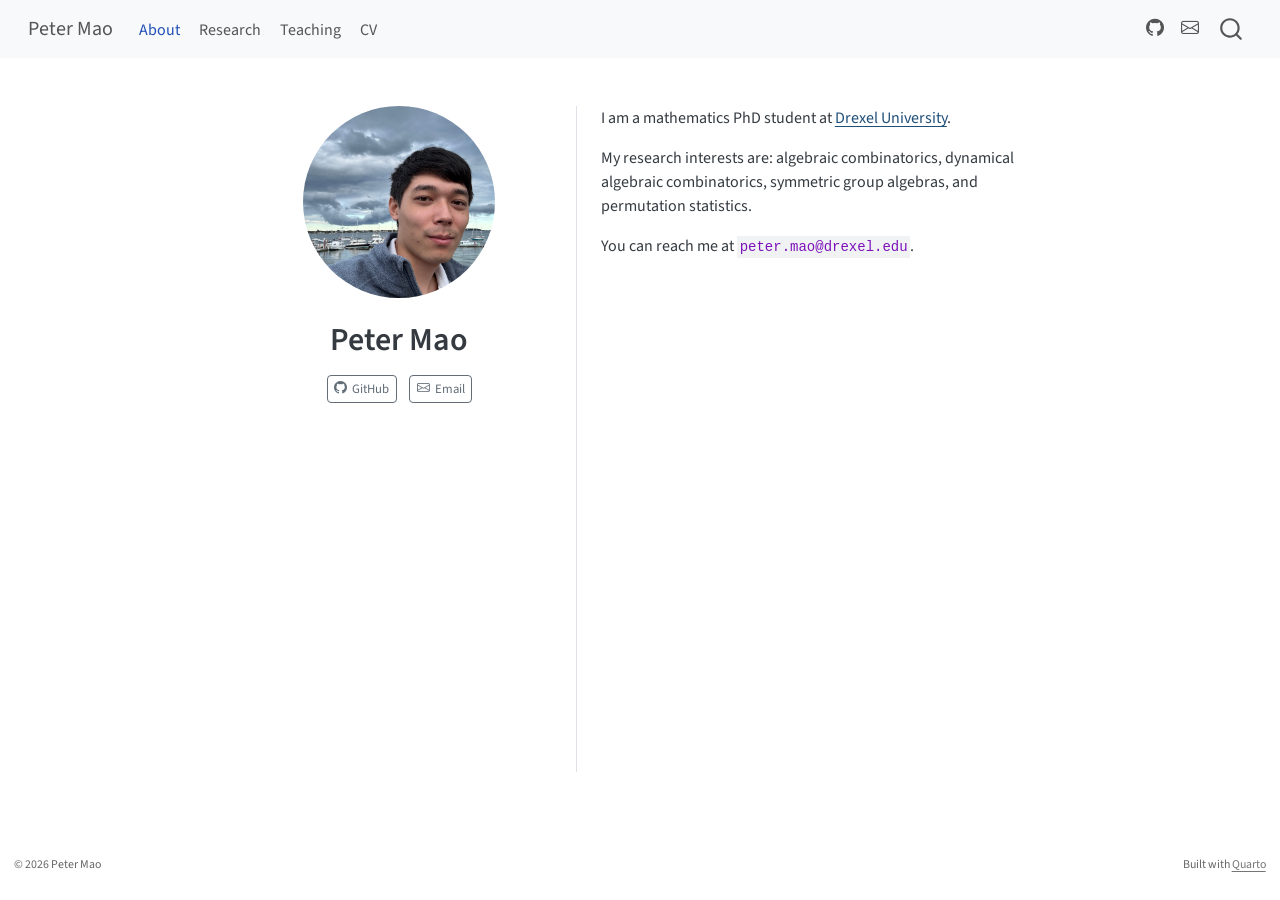
<file: index.html>
<!DOCTYPE html>
<html xmlns="http://www.w3.org/1999/xhtml" lang="en" xml:lang="en"><head>

<meta charset="utf-8">
<meta name="generator" content="quarto-1.11.9">

<meta name="viewport" content="width=device-width, initial-scale=1.0, user-scalable=yes">


<title>Peter Mao</title>
<style>
/* Default styles provided by pandoc.
** See https://pandoc.org/MANUAL.html#variables-for-html for config info.
*/
span.smallcaps{font-variant: small-caps;}
div.columns{display: flex; gap: 1.5em;}
div.column{flex: auto;}
@media screen {
div.columns{gap: min(4vw, 1.5em);}
div.column{overflow-x: auto;}
}
div.hanging-indent{margin-left: 1.5em; text-indent: -1.5em;}
ul.task-list{list-style: none;}
ul.task-list li input[type="checkbox"] {
  width: 0.8em;
  margin: 0 0.8em 0.2em -1em; /* quarto-specific, see https://github.com/quarto-dev/quarto-cli/issues/4556 */ 
  vertical-align: middle;
}
</style>


<script src="site_libs/quarto-nav/quarto-nav.js"></script>
<script src="site_libs/quarto-nav/headroom.min.js"></script>
<script src="site_libs/clipboard/clipboard.min.js"></script>
<script src="site_libs/quarto-search/autocomplete.umd.js"></script>
<script src="site_libs/quarto-search/fuse.min.js"></script>
<script src="site_libs/quarto-search/quarto-search.js"></script>
<meta name="quarto:offset" content="./">
<script src="site_libs/quarto-html/quarto.js" type="module"></script>
<script src="site_libs/quarto-html/tabsets/tabsets.js" type="module"></script>
<script src="site_libs/quarto-html/scrollable-regions/scrollable-regions.js" type="module"></script>
<script src="site_libs/quarto-html/popper.min.js"></script>
<script src="site_libs/quarto-html/tippy.umd.min.js"></script>
<link href="site_libs/quarto-html/tippy.css" rel="stylesheet">
<link href="site_libs/quarto-html/quarto-syntax-highlighting-63b5708e65d6cd79cd7618c58d0c21e7.css" rel="stylesheet" id="quarto-text-highlighting-styles">
<script src="site_libs/bootstrap/bootstrap.min.js"></script>
<link href="site_libs/bootstrap/bootstrap-icons.css" rel="stylesheet">
<link href="site_libs/bootstrap/bootstrap-13f93991ce54abe2bc059e67b2bcf8be.min.css" rel="stylesheet" append-hash="true" id="quarto-bootstrap" data-mode="light">
<script id="quarto-search-options" type="application/json">{
  "location": "navbar",
  "copy-button": false,
  "collapse-after": 3,
  "panel-placement": "end",
  "type": "overlay",
  "limit": 50,
  "keyboard-shortcut": [
    "f",
    "/",
    "s"
  ],
  "show-item-context": false,
  "language": {
    "search-no-results-text": "No results",
    "search-matching-documents-text": "matching documents",
    "search-copy-link-title": "Copy link to search",
    "search-hide-matches-text": "Hide additional matches",
    "search-more-match-text": "more match in this document",
    "search-more-matches-text": "more matches in this document",
    "search-clear-button-title": "Clear",
    "search-text-placeholder": "",
    "search-detached-cancel-button-title": "Cancel",
    "search-submit-button-title": "Submit",
    "search-label": "Search"
  }
}</script>


<link rel="stylesheet" href="styles.css">
</head>

<body class="nav-fixed fullcontent quarto-light"><a id="quarto-skip-link" class="visually-hidden-focusable" href="#quarto-document-content">Skip to main content</a>

<div id="quarto-search-results"></div>
  <header id="quarto-header" class="headroom fixed-top">
    <nav class="navbar navbar-expand-lg " data-bs-theme="dark" aria-label="Site">
      <div class="navbar-container container-fluid">
      <div class="navbar-brand-container mx-auto">
    <a class="navbar-brand" href="./index.html">
    <span class="navbar-title">Peter Mao</span>
    </a>
  </div>
          <button class="navbar-toggler" type="button" data-bs-toggle="collapse" data-bs-target="#navbarCollapse" aria-controls="navbarCollapse" aria-expanded="false" aria-label="Toggle navigation" onclick="if (window.quartoToggleHeadroom) { window.quartoToggleHeadroom(); }">
  <span class="navbar-toggler-icon"></span>
</button>
          <div class="collapse navbar-collapse" id="navbarCollapse">
            <ul class="navbar-nav navbar-nav-scroll me-auto">
  <li class="nav-item">
    <a class="nav-link active" href="./index.html" aria-current="page"> 
<span class="menu-text">About</span></a>
  </li>  
  <li class="nav-item">
    <a class="nav-link" href="./research.html"> 
<span class="menu-text">Research</span></a>
  </li>  
  <li class="nav-item">
    <a class="nav-link" href="./teaching.html"> 
<span class="menu-text">Teaching</span></a>
  </li>  
  <li class="nav-item">
    <a class="nav-link" href="./cv.html"> 
<span class="menu-text">CV</span></a>
  </li>  
</ul>
            <ul class="navbar-nav navbar-nav-scroll ms-auto">
  <li class="nav-item compact">
    <a class="nav-link" href="https://github.com/MaoPeter"> <i class="bi bi-github" role="img" aria-label="GitHub">
</i> 
<span class="menu-text"></span></a>
  </li>  
  <li class="nav-item compact">
    <a class="nav-link" href="mailto:peter.mao@drexel.edu"> <i class="bi bi-envelope" role="img" aria-label="Email">
</i> 
<span class="menu-text"></span></a>
  </li>  
</ul>
          </div> <!-- /navcollapse -->
            <div class="quarto-navbar-tools">
</div>
            <div id="quarto-search" class="" title="Search"></div>
      </div> <!-- /container-fluid -->
    </nav>
</header>
<!-- content -->
<div id="quarto-content" class="quarto-container page-columns page-rows-contents page-layout-article page-navbar">
<!-- sidebar -->
<!-- margin-sidebar -->
    
<!-- main -->
<div class="quarto-about-trestles">
  <div class="about-entity">
    <img src="profile.jpeg" class="about-image
  round " style="height: 12em; width: 12em;">
<header id="title-block-header" class="quarto-title-block default">
<div class="quarto-title">
<h1 class="title">Peter Mao</h1>
</div>
<div class="quarto-title-meta">
  </div>
</header>
    <div class="about-links">
  <a href="https://github.com/MaoPeter" class="about-link" rel="" target="">
    <i class="bi bi-github"></i>
     <span class="about-link-text">GitHub</span>
  </a>
  <a href="mailto:peter.mao@drexel.edu" class="about-link" rel="" target="">
    <i class="bi bi-envelope"></i>
     <span class="about-link-text">Email</span>
  </a>
</div>
  </div>
  <div class="about-contents"><main class="content" id="quarto-document-content" tabindex="-1">
<p>I am a mathematics PhD student at <a href="https://drexel.edu/coas/academics/departments-centers/mathematics/">Drexel University</a>.</p>
<p>My research interests are: algebraic combinatorics, dynamical algebraic combinatorics, symmetric group algebras, and permutation statistics.</p>
<p>You can reach me at <code>peter.mao@drexel.edu</code>.</p>


</main></div>
</div>
 <!-- /main -->
<script id="quarto-html-after-body" type="application/javascript">
  window.document.addEventListener("DOMContentLoaded", function (event) {
    const isCodeAnnotation = (el) => {
      for (const clz of el.classList) {
        if (clz.startsWith('code-annotation-')) {                     
          return true;
        }
      }
      return false;
    }
    const onCopySuccess = function(e) {
      // button target
      const button = e.trigger;
      // don't keep focus
      button.blur();
      // flash "checked"
      button.classList.add('code-copy-button-checked');
      var currentTitle = button.getAttribute("title");
      button.setAttribute("title", "Copied!");
      let tooltip;
      if (window.bootstrap) {
        button.setAttribute("data-bs-toggle", "tooltip");
        button.setAttribute("data-bs-placement", "left");
        button.setAttribute("data-bs-title", "Copied!");
        tooltip = new bootstrap.Tooltip(button, 
          { trigger: "manual", 
            customClass: "code-copy-button-tooltip",
            offset: [0, -8]});
        tooltip.show();    
      }
      setTimeout(function() {
        if (tooltip) {
          tooltip.hide();
          button.removeAttribute("data-bs-title");
          button.removeAttribute("data-bs-toggle");
          button.removeAttribute("data-bs-placement");
        }
        button.setAttribute("title", currentTitle);
        button.classList.remove('code-copy-button-checked');
      }, 1000);
      // clear code selection
      e.clearSelection();
    }
    const getTextToCopy = function(trigger) {
      const outerScaffold = trigger.parentElement.cloneNode(true);
      const codeEl = outerScaffold.querySelector('code');
      for (const childEl of codeEl.children) {
        if (isCodeAnnotation(childEl)) {
          childEl.remove();
        }
      }
      return codeEl.innerText;
    }
    const clipboard = new window.ClipboardJS('.code-copy-button:not([data-in-quarto-modal])', {
      text: getTextToCopy
    });
    clipboard.on('success', onCopySuccess);
    if (window.document.getElementById('quarto-embedded-source-code-modal')) {
      const clipboardModal = new window.ClipboardJS('.code-copy-button[data-in-quarto-modal]', {
        text: getTextToCopy,
        container: window.document.getElementById('quarto-embedded-source-code-modal')
      });
      clipboardModal.on('success', onCopySuccess);
    }
      var localhostRegex = new RegExp(/^(?:http|https):\/\/localhost\:?[0-9]*\//);
      var mailtoRegex = new RegExp(/^mailto:/);
        var filterRegex = new RegExp("https:\/\/maopeter\.github\.io");
      var isInternal = (href) => {
          return filterRegex.test(href) || localhostRegex.test(href) || mailtoRegex.test(href);
      }
      // Inspect non-navigation links and adorn them if external
      window.quartoDecorateExternalLinks = function (root) {
     var links = (root || window.document).querySelectorAll('a[href]:not(.nav-link):not(.navbar-brand):not(.toc-action):not(.sidebar-link):not(.sidebar-item-toggle):not(.pagination-link):not(.no-external):not([aria-hidden]):not(.dropdown-item):not(.quarto-navigation-tool):not(.about-link)');
      for (var i=0; i<links.length; i++) {
        const link = links[i];
        if (!isInternal(link.href)) {
          // undo the damage that might have been done by quarto-nav.js in the case of
          // links that we want to consider external
          if (link.dataset.originalHref !== undefined) {
            link.href = link.dataset.originalHref;
          }
          if (!link.classList.contains('no-external-icon')) {
          }
        }
      }
      };
      window.quartoDecorateExternalLinks(window.document);
    // Esc closes the popup (WCAG 1.4.13) and focus leaving both trigger and
    // popup closes it (WCAG 2.4.11); tippy handles neither for interactive popups.
    const hideOnEscAndFocusOut = {
      name: 'hideOnEscAndFocusOut',
      defaultValue: true,
      fn(instance) {
        const dismiss = () => {
          // A show scheduled by the trigger delay would otherwise reopen it
          instance.clearDelayTimeouts();
          instance.hide();
        };
        const onKeyDown = (event) => {
          if (event.key !== 'Escape') {
            return;
          }
          // Keep Esc from also reaching page handlers (e.g. reveal.js overview),
          // except an open reveal.js slide menu, which Esc should close too.
          // The menu handles keys only when its keyboard option is on.
          const menuHandlesEsc = window.Reveal?.getPlugin?.('menu')?.isOpen() &&
            window.Reveal.getConfig().menu?.keyboard !== false;
          if (!menuHandlesEsc) {
            event.stopPropagation();
          }
          if (instance.popper.contains(window.document.activeElement)) {
            // Disabled while refocusing so the focus trigger does not reopen it
            instance.disable();
            instance.reference.focus();
            instance.enable();
          }
          dismiss();
        };
        const onFocusOut = (event) => {
          const target = event.relatedTarget;
          if (target && !instance.reference.contains(target) &&
              !instance.popper.contains(target)) {
            dismiss();
          }
        };
        // On the trigger too: a click trigger (code-annotations: select) has no
        // blur handling. Attached for the instance's lifetime so leaving the
        // trigger also cancels a show still pending on the trigger delay.
        instance.reference.addEventListener('focusout', onFocusOut);
        return {
          onShow() {
            window.document.addEventListener('keydown', onKeyDown, true);
            instance.popper.addEventListener('focusout', onFocusOut);
          },
          onHide() {
            window.document.removeEventListener('keydown', onKeyDown, true);
            instance.popper.removeEventListener('focusout', onFocusOut);
          },
          onDestroy() {
            instance.reference.removeEventListener('focusout', onFocusOut);
          },
        };
      },
    };
    function tippyHover(el, contentFn, onTriggerFn, onUntriggerFn) {
      const config = {
        allowHTML: true,
        maxWidth: 500,
        delay: 100,
        arrow: false,
        appendTo: function(el) {
            return el.parentElement;
        },
        interactive: true,
        interactiveBorder: 10,
        theme: 'quarto',
        placement: 'bottom-start',
        plugins: [hideOnEscAndFocusOut],
      };
      if (contentFn) {
        config.content = contentFn;
      }
      if (onTriggerFn) {
        config.onTrigger = onTriggerFn;
      }
      if (onUntriggerFn) {
        config.onUntrigger = onUntriggerFn;
      }
      window.tippy(el, config); 
    }
    const noterefs = window.document.querySelectorAll('a[role="doc-noteref"]');
    for (var i=0; i<noterefs.length; i++) {
      const ref = noterefs[i];
      tippyHover(ref, function() {
        // use id or data attribute instead here
        let href = ref.getAttribute('data-footnote-href') || ref.getAttribute('href');
        try { href = new URL(href).hash; } catch {}
        const id = href.replace(/^#\/?/, "");
        const note = window.document.getElementById(id);
        if (note) {
          return note.innerHTML;
        } else {
          return "";
        }
      });
    }
    const xrefs = window.document.querySelectorAll('a.quarto-xref');
    const processXRef = (id, note) => {
      // Strip column container classes
      const stripColumnClz = (el) => {
        el.classList.remove("page-full", "page-columns");
        if (el.children) {
          for (const child of el.children) {
            stripColumnClz(child);
          }
        }
      }
      stripColumnClz(note)
      if (id === null || id.startsWith('sec-')) {
        // Special case sections, only their first couple elements
        const container = document.createElement("div");
        if (note.children && note.children.length > 2) {
          container.appendChild(note.children[0].cloneNode(true));
          for (let i = 1; i < note.children.length; i++) {
            const child = note.children[i];
            if (child.tagName === "P" && child.innerText === "") {
              continue;
            } else {
              container.appendChild(child.cloneNode(true));
              break;
            }
          }
          if (window.Quarto?.typesetMath) {
            window.Quarto.typesetMath(container);
          }
          return container.innerHTML
        } else {
          if (window.Quarto?.typesetMath) {
            window.Quarto.typesetMath(note);
          }
          return note.innerHTML;
        }
      } else {
        // Remove any anchor links if they are present
        const anchorLink = note.querySelector('a.anchorjs-link');
        if (anchorLink) {
          anchorLink.remove();
        }
        if (window.Quarto?.typesetMath) {
          window.Quarto.typesetMath(note);
        }
        if (note.classList.contains("callout")) {
          return note.outerHTML;
        } else {
          return note.innerHTML;
        }
      }
    }
    for (var i=0; i<xrefs.length; i++) {
      const xref = xrefs[i];
      tippyHover(xref, undefined, function(instance) {
        instance.disable();
        let url = xref.getAttribute('href');
        let hash = undefined; 
        if (url.startsWith('#')) {
          hash = url;
        } else {
          try { hash = new URL(url).hash; } catch {}
        }
        if (hash) {
          const id = hash.replace(/^#\/?/, "");
          const note = window.document.getElementById(id);
          if (note !== null) {
            try {
              const html = processXRef(id, note.cloneNode(true));
              instance.setContent(html);
            } finally {
              instance.enable();
              instance.show();
            }
          } else {
            // See if we can fetch this
            fetch(url.split('#')[0])
            .then(res => res.text())
            .then(html => {
              const parser = new DOMParser();
              const htmlDoc = parser.parseFromString(html, "text/html");
              const note = htmlDoc.getElementById(id);
              if (note !== null) {
                const html = processXRef(id, note);
                instance.setContent(html);
              } 
            }).finally(() => {
              instance.enable();
              instance.show();
            });
          }
        } else {
          // See if we can fetch a full url (with no hash to target)
          // This is a special case and we should probably do some content thinning / targeting
          fetch(url)
          .then(res => res.text())
          .then(html => {
            const parser = new DOMParser();
            const htmlDoc = parser.parseFromString(html, "text/html");
            const note = htmlDoc.querySelector('main.content');
            if (note !== null) {
              // This should only happen for chapter cross references
              // (since there is no id in the URL)
              // remove the first header
              if (note.children.length > 0 && note.children[0].tagName === "HEADER") {
                note.children[0].remove();
              }
              const html = processXRef(null, note);
              instance.setContent(html);
            } 
          }).finally(() => {
            instance.enable();
            instance.show();
          });
        }
      }, function(instance) {
      });
    }
        let selectedAnnoteEl;
        const selectorForAnnotation = ( cell, annotation) => {
          let cellAttr = 'data-code-cell="' + cell + '"';
          let lineAttr = 'data-code-annotation="' +  annotation + '"';
          const selector = 'span[' + cellAttr + '][' + lineAttr + ']';
          return selector;
        }
        const selectCodeLines = (annoteEl) => {
          const doc = window.document;
          const targetCell = annoteEl.getAttribute("data-target-cell");
          const targetAnnotation = annoteEl.getAttribute("data-target-annotation");
          const annoteSpan = window.document.querySelector(selectorForAnnotation(targetCell, targetAnnotation));
          const lines = annoteSpan.getAttribute("data-code-lines").split(",");
          const lineIds = lines.map((line) => {
            return targetCell + "-" + line;
          })
          // Each band is positioned against its own containing block, which is
          // not the offsetParent of the lines, so place it from client rects.
          const placeBand = (band, firstEl, lastEl, codeBlock) => {
            const container = band.offsetParent;
            if (container === null) {
              return;
            }
            const containerRect = container.getBoundingClientRect();
            // Reveal.js scales slides with a transform, so convert client
            // pixels back to the CSS pixels of the container.
            const scale = containerRect.height / container.offsetHeight || 1;
            const firstRect = firstEl.getBoundingClientRect();
            const lastRect = lastEl.getBoundingClientRect();
            const top = (firstRect.top - containerRect.top) / scale - container.clientTop + container.scrollTop;
            const height = (lastRect.bottom - firstRect.top) / scale;
            band.style.top = top - 2 + "px";
            band.style.height = height + 4 + "px";
            if (codeBlock) {
              // Without the copy button wrapper, the containing block is wider
              // than the code block, so span the code block explicitly.
              const blockRect = codeBlock.getBoundingClientRect();
              band.style.left = (blockRect.left - containerRect.left) / scale - container.clientLeft + container.scrollLeft + "px";
              band.style.width = blockRect.width / scale + "px";
            }
          };
          if (lineIds.length > 0) {
            const el = window.document.getElementById(lineIds[0]);
            const lastEl = window.document.getElementById(lineIds[lineIds.length - 1]);
            const parent = el.parentElement.parentElement;
            // cook up a div (if necessary) and position it
            let div = window.document.getElementById("code-annotation-line-highlight");
            if (div === null) {
              div = window.document.createElement("div");
              div.setAttribute("id", "code-annotation-line-highlight");
              div.style.position = 'absolute';
              parent.appendChild(div);
            }
            placeBand(div, el, lastEl, parent.closest("div.sourceCode") || parent);
            let gutterDiv = window.document.getElementById("code-annotation-line-highlight-gutter");
            if (gutterDiv === null) {
              gutterDiv = window.document.createElement("div");
              gutterDiv.setAttribute("id", "code-annotation-line-highlight-gutter");
              gutterDiv.style.position = 'absolute';
              const codeCell = window.document.getElementById(targetCell);
              const gutter = codeCell.querySelector('.code-annotation-gutter');
              gutter.appendChild(gutterDiv);
            }
            placeBand(gutterDiv, el, lastEl);
            selectedAnnoteEl = annoteEl;
          }
        };
        const unselectCodeLines = () => {
          const elementsIds = ["code-annotation-line-highlight", "code-annotation-line-highlight-gutter"];
          elementsIds.forEach((elId) => {
            const div = window.document.getElementById(elId);
            if (div) {
              div.remove();
            }
          });
          selectedAnnoteEl = undefined;
        };
          // Handle positioning of the toggle
      window.addEventListener(
        "resize",
        throttle(() => {
          elRect = undefined;
          if (selectedAnnoteEl) {
            selectCodeLines(selectedAnnoteEl);
          }
        }, 10)
      );
      function throttle(fn, ms) {
      let throttle = false;
      let timer;
        return (...args) => {
          if(!throttle) { // first call gets through
              fn.apply(this, args);
              throttle = true;
          } else { // all the others get throttled
              if(timer) clearTimeout(timer); // cancel #2
              timer = setTimeout(() => {
                fn.apply(this, args);
                timer = throttle = false;
              }, ms);
          }
        };
      }
        // Attach click handler to the DT
        const annoteDls = window.document.querySelectorAll('dt[data-target-cell]');
        for (const annoteDlNode of annoteDls) {
          annoteDlNode.addEventListener('click', (event) => {
            const clickedEl = event.target;
            if (clickedEl !== selectedAnnoteEl) {
              unselectCodeLines();
              const activeEl = window.document.querySelector('dt[data-target-cell].code-annotation-active');
              if (activeEl) {
                activeEl.classList.remove('code-annotation-active');
              }
              selectCodeLines(clickedEl);
              clickedEl.classList.add('code-annotation-active');
            } else {
              // Unselect the line
              unselectCodeLines();
              clickedEl.classList.remove('code-annotation-active');
            }
          });
        }
    const findCites = (el) => {
      const parentEl = el.parentElement;
      if (parentEl) {
        const cites = parentEl.dataset.cites;
        if (cites) {
          return {
            el,
            cites: cites.split(' ')
          };
        } else {
          return findCites(el.parentElement)
        }
      } else {
        return undefined;
      }
    };
    var bibliorefs = window.document.querySelectorAll('a[role="doc-biblioref"]');
    for (var i=0; i<bibliorefs.length; i++) {
      const ref = bibliorefs[i];
      const citeInfo = findCites(ref);
      if (citeInfo) {
        tippyHover(citeInfo.el, function() {
          var popup = window.document.createElement('div');
          citeInfo.cites.forEach(function(cite) {
            var citeDiv = window.document.createElement('div');
            citeDiv.classList.add('hanging-indent');
            citeDiv.classList.add('csl-entry');
            var biblioDiv = window.document.getElementById('ref-' + cite);
            if (biblioDiv) {
              citeDiv.innerHTML = biblioDiv.innerHTML;
            }
            popup.appendChild(citeDiv);
          });
          return popup.innerHTML;
        });
      }
    }
  });
  </script>
  <script type="application/javascript">
  window.quartoScrollableRegionsLabels = {"code":"Scrollable code","output":"Scrollable output"};
  </script>
</div> <!-- /content -->
<footer class="footer">
  <div class="nav-footer">
    <div class="nav-footer-left">
<p>© 2026 Peter Mao</p>
</div>   
    <div class="nav-footer-center">
      &nbsp;
    </div>
    <div class="nav-footer-right">
<p>Built with <a href="https://quarto.org">Quarto</a></p>
</div>
  </div>
</footer>




</body></html>
</file>
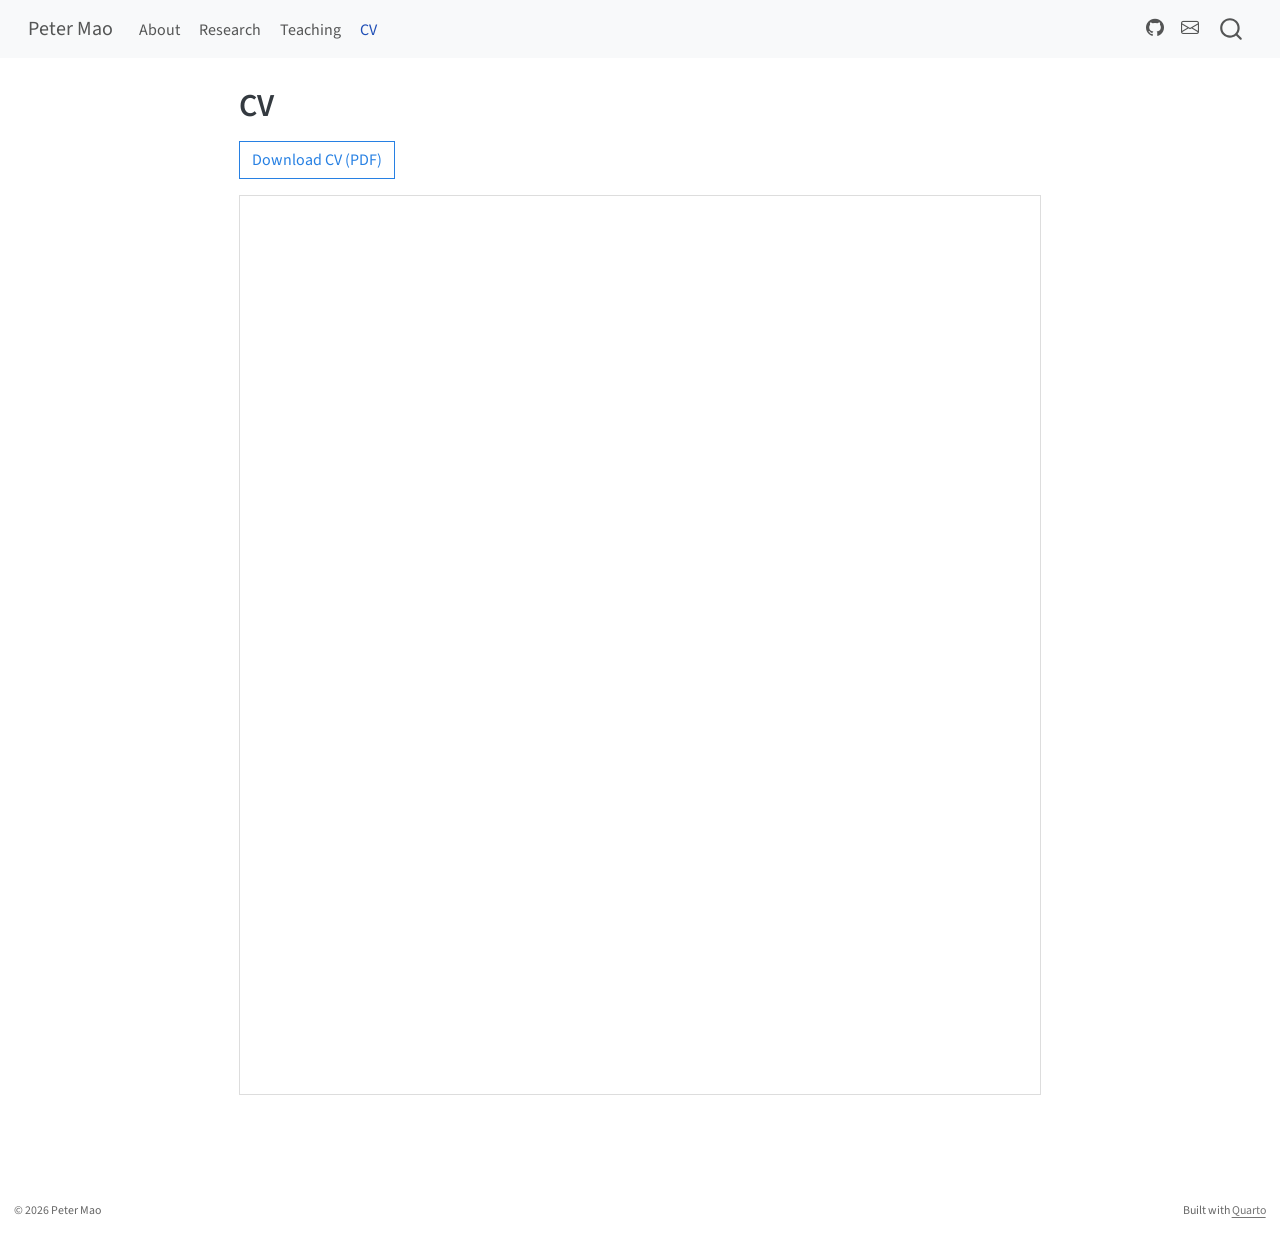
<file: cv.html>
<!DOCTYPE html>
<html xmlns="http://www.w3.org/1999/xhtml" lang="en" xml:lang="en"><head>

<meta charset="utf-8">
<meta name="generator" content="quarto-1.11.9">

<meta name="viewport" content="width=device-width, initial-scale=1.0, user-scalable=yes">


<title>CV – Peter Mao</title>
<style>
/* Default styles provided by pandoc.
** See https://pandoc.org/MANUAL.html#variables-for-html for config info.
*/
span.smallcaps{font-variant: small-caps;}
div.columns{display: flex; gap: 1.5em;}
div.column{flex: auto;}
@media screen {
div.columns{gap: min(4vw, 1.5em);}
div.column{overflow-x: auto;}
}
div.hanging-indent{margin-left: 1.5em; text-indent: -1.5em;}
ul.task-list{list-style: none;}
ul.task-list li input[type="checkbox"] {
  width: 0.8em;
  margin: 0 0.8em 0.2em -1em; /* quarto-specific, see https://github.com/quarto-dev/quarto-cli/issues/4556 */ 
  vertical-align: middle;
}
</style>


<script src="site_libs/quarto-nav/quarto-nav.js"></script>
<script src="site_libs/quarto-nav/headroom.min.js"></script>
<script src="site_libs/clipboard/clipboard.min.js"></script>
<script src="site_libs/quarto-search/autocomplete.umd.js"></script>
<script src="site_libs/quarto-search/fuse.min.js"></script>
<script src="site_libs/quarto-search/quarto-search.js"></script>
<meta name="quarto:offset" content="./">
<script src="site_libs/quarto-html/quarto.js" type="module"></script>
<script src="site_libs/quarto-html/tabsets/tabsets.js" type="module"></script>
<script src="site_libs/quarto-html/scrollable-regions/scrollable-regions.js" type="module"></script>
<script src="site_libs/quarto-html/popper.min.js"></script>
<script src="site_libs/quarto-html/tippy.umd.min.js"></script>
<script src="site_libs/quarto-html/anchor.min.js"></script>
<link href="site_libs/quarto-html/tippy.css" rel="stylesheet">
<link href="site_libs/quarto-html/quarto-syntax-highlighting-63b5708e65d6cd79cd7618c58d0c21e7.css" rel="stylesheet" id="quarto-text-highlighting-styles">
<script src="site_libs/bootstrap/bootstrap.min.js"></script>
<link href="site_libs/bootstrap/bootstrap-icons.css" rel="stylesheet">
<link href="site_libs/bootstrap/bootstrap-13f93991ce54abe2bc059e67b2bcf8be.min.css" rel="stylesheet" append-hash="true" id="quarto-bootstrap" data-mode="light">
<script id="quarto-search-options" type="application/json">{
  "location": "navbar",
  "copy-button": false,
  "collapse-after": 3,
  "panel-placement": "end",
  "type": "overlay",
  "limit": 50,
  "keyboard-shortcut": [
    "f",
    "/",
    "s"
  ],
  "show-item-context": false,
  "language": {
    "search-no-results-text": "No results",
    "search-matching-documents-text": "matching documents",
    "search-copy-link-title": "Copy link to search",
    "search-hide-matches-text": "Hide additional matches",
    "search-more-match-text": "more match in this document",
    "search-more-matches-text": "more matches in this document",
    "search-clear-button-title": "Clear",
    "search-text-placeholder": "",
    "search-detached-cancel-button-title": "Cancel",
    "search-submit-button-title": "Submit",
    "search-label": "Search"
  }
}</script>


<link rel="stylesheet" href="styles.css">
</head>

<body class="nav-fixed fullcontent quarto-light"><a id="quarto-skip-link" class="visually-hidden-focusable" href="#quarto-document-content">Skip to main content</a>

<div id="quarto-search-results"></div>
  <header id="quarto-header" class="headroom fixed-top">
    <nav class="navbar navbar-expand-lg " data-bs-theme="dark" aria-label="Site">
      <div class="navbar-container container-fluid">
      <div class="navbar-brand-container mx-auto">
    <a class="navbar-brand" href="./index.html">
    <span class="navbar-title">Peter Mao</span>
    </a>
  </div>
          <button class="navbar-toggler" type="button" data-bs-toggle="collapse" data-bs-target="#navbarCollapse" aria-controls="navbarCollapse" aria-expanded="false" aria-label="Toggle navigation" onclick="if (window.quartoToggleHeadroom) { window.quartoToggleHeadroom(); }">
  <span class="navbar-toggler-icon"></span>
</button>
          <div class="collapse navbar-collapse" id="navbarCollapse">
            <ul class="navbar-nav navbar-nav-scroll me-auto">
  <li class="nav-item">
    <a class="nav-link" href="./index.html"> 
<span class="menu-text">About</span></a>
  </li>  
  <li class="nav-item">
    <a class="nav-link" href="./research.html"> 
<span class="menu-text">Research</span></a>
  </li>  
  <li class="nav-item">
    <a class="nav-link" href="./teaching.html"> 
<span class="menu-text">Teaching</span></a>
  </li>  
  <li class="nav-item">
    <a class="nav-link active" href="./cv.html" aria-current="page"> 
<span class="menu-text">CV</span></a>
  </li>  
</ul>
            <ul class="navbar-nav navbar-nav-scroll ms-auto">
  <li class="nav-item compact">
    <a class="nav-link" href="https://github.com/MaoPeter"> <i class="bi bi-github" role="img" aria-label="GitHub">
</i> 
<span class="menu-text"></span></a>
  </li>  
  <li class="nav-item compact">
    <a class="nav-link" href="mailto:peter.mao@drexel.edu"> <i class="bi bi-envelope" role="img" aria-label="Email">
</i> 
<span class="menu-text"></span></a>
  </li>  
</ul>
          </div> <!-- /navcollapse -->
            <div class="quarto-navbar-tools">
</div>
            <div id="quarto-search" class="" title="Search"></div>
      </div> <!-- /container-fluid -->
    </nav>
</header>
<!-- content -->
<div id="quarto-content" class="quarto-container page-columns page-rows-contents page-layout-article page-navbar">
<!-- sidebar -->
<!-- margin-sidebar -->
    
<!-- main -->
<main class="content" id="quarto-document-content" tabindex="-1">

<header id="title-block-header" class="quarto-title-block default">
<div class="quarto-title">
<h1 class="title">CV</h1>
</div>



<div class="quarto-title-meta">

    
  
    
  </div>
  


</header>


<p><a href="cv.pdf" class="btn btn-outline-primary">Download CV (PDF)</a></p>
<iframe src="cv.pdf" width="100%" height="900" style="border: 1px solid #ddd;">
</iframe>



</main> <!-- /main -->
<script id="quarto-html-after-body" type="application/javascript">
  window.document.addEventListener("DOMContentLoaded", function (event) {
    const icon = "";
    const anchorJS = new window.AnchorJS();
    anchorJS.options = {
      placement: 'right',
      icon: icon
    };
    anchorJS.add('.anchored');
    const isCodeAnnotation = (el) => {
      for (const clz of el.classList) {
        if (clz.startsWith('code-annotation-')) {                     
          return true;
        }
      }
      return false;
    }
    const onCopySuccess = function(e) {
      // button target
      const button = e.trigger;
      // don't keep focus
      button.blur();
      // flash "checked"
      button.classList.add('code-copy-button-checked');
      var currentTitle = button.getAttribute("title");
      button.setAttribute("title", "Copied!");
      let tooltip;
      if (window.bootstrap) {
        button.setAttribute("data-bs-toggle", "tooltip");
        button.setAttribute("data-bs-placement", "left");
        button.setAttribute("data-bs-title", "Copied!");
        tooltip = new bootstrap.Tooltip(button, 
          { trigger: "manual", 
            customClass: "code-copy-button-tooltip",
            offset: [0, -8]});
        tooltip.show();    
      }
      setTimeout(function() {
        if (tooltip) {
          tooltip.hide();
          button.removeAttribute("data-bs-title");
          button.removeAttribute("data-bs-toggle");
          button.removeAttribute("data-bs-placement");
        }
        button.setAttribute("title", currentTitle);
        button.classList.remove('code-copy-button-checked');
      }, 1000);
      // clear code selection
      e.clearSelection();
    }
    const getTextToCopy = function(trigger) {
      const outerScaffold = trigger.parentElement.cloneNode(true);
      const codeEl = outerScaffold.querySelector('code');
      for (const childEl of codeEl.children) {
        if (isCodeAnnotation(childEl)) {
          childEl.remove();
        }
      }
      return codeEl.innerText;
    }
    const clipboard = new window.ClipboardJS('.code-copy-button:not([data-in-quarto-modal])', {
      text: getTextToCopy
    });
    clipboard.on('success', onCopySuccess);
    if (window.document.getElementById('quarto-embedded-source-code-modal')) {
      const clipboardModal = new window.ClipboardJS('.code-copy-button[data-in-quarto-modal]', {
        text: getTextToCopy,
        container: window.document.getElementById('quarto-embedded-source-code-modal')
      });
      clipboardModal.on('success', onCopySuccess);
    }
      var localhostRegex = new RegExp(/^(?:http|https):\/\/localhost\:?[0-9]*\//);
      var mailtoRegex = new RegExp(/^mailto:/);
        var filterRegex = new RegExp("https:\/\/maopeter\.github\.io");
      var isInternal = (href) => {
          return filterRegex.test(href) || localhostRegex.test(href) || mailtoRegex.test(href);
      }
      // Inspect non-navigation links and adorn them if external
      window.quartoDecorateExternalLinks = function (root) {
     var links = (root || window.document).querySelectorAll('a[href]:not(.nav-link):not(.navbar-brand):not(.toc-action):not(.sidebar-link):not(.sidebar-item-toggle):not(.pagination-link):not(.no-external):not([aria-hidden]):not(.dropdown-item):not(.quarto-navigation-tool):not(.about-link)');
      for (var i=0; i<links.length; i++) {
        const link = links[i];
        if (!isInternal(link.href)) {
          // undo the damage that might have been done by quarto-nav.js in the case of
          // links that we want to consider external
          if (link.dataset.originalHref !== undefined) {
            link.href = link.dataset.originalHref;
          }
          if (!link.classList.contains('no-external-icon')) {
          }
        }
      }
      };
      window.quartoDecorateExternalLinks(window.document);
    // Esc closes the popup (WCAG 1.4.13) and focus leaving both trigger and
    // popup closes it (WCAG 2.4.11); tippy handles neither for interactive popups.
    const hideOnEscAndFocusOut = {
      name: 'hideOnEscAndFocusOut',
      defaultValue: true,
      fn(instance) {
        const dismiss = () => {
          // A show scheduled by the trigger delay would otherwise reopen it
          instance.clearDelayTimeouts();
          instance.hide();
        };
        const onKeyDown = (event) => {
          if (event.key !== 'Escape') {
            return;
          }
          // Keep Esc from also reaching page handlers (e.g. reveal.js overview),
          // except an open reveal.js slide menu, which Esc should close too.
          // The menu handles keys only when its keyboard option is on.
          const menuHandlesEsc = window.Reveal?.getPlugin?.('menu')?.isOpen() &&
            window.Reveal.getConfig().menu?.keyboard !== false;
          if (!menuHandlesEsc) {
            event.stopPropagation();
          }
          if (instance.popper.contains(window.document.activeElement)) {
            // Disabled while refocusing so the focus trigger does not reopen it
            instance.disable();
            instance.reference.focus();
            instance.enable();
          }
          dismiss();
        };
        const onFocusOut = (event) => {
          const target = event.relatedTarget;
          if (target && !instance.reference.contains(target) &&
              !instance.popper.contains(target)) {
            dismiss();
          }
        };
        // On the trigger too: a click trigger (code-annotations: select) has no
        // blur handling. Attached for the instance's lifetime so leaving the
        // trigger also cancels a show still pending on the trigger delay.
        instance.reference.addEventListener('focusout', onFocusOut);
        return {
          onShow() {
            window.document.addEventListener('keydown', onKeyDown, true);
            instance.popper.addEventListener('focusout', onFocusOut);
          },
          onHide() {
            window.document.removeEventListener('keydown', onKeyDown, true);
            instance.popper.removeEventListener('focusout', onFocusOut);
          },
          onDestroy() {
            instance.reference.removeEventListener('focusout', onFocusOut);
          },
        };
      },
    };
    function tippyHover(el, contentFn, onTriggerFn, onUntriggerFn) {
      const config = {
        allowHTML: true,
        maxWidth: 500,
        delay: 100,
        arrow: false,
        appendTo: function(el) {
            return el.parentElement;
        },
        interactive: true,
        interactiveBorder: 10,
        theme: 'quarto',
        placement: 'bottom-start',
        plugins: [hideOnEscAndFocusOut],
      };
      if (contentFn) {
        config.content = contentFn;
      }
      if (onTriggerFn) {
        config.onTrigger = onTriggerFn;
      }
      if (onUntriggerFn) {
        config.onUntrigger = onUntriggerFn;
      }
      window.tippy(el, config); 
    }
    const noterefs = window.document.querySelectorAll('a[role="doc-noteref"]');
    for (var i=0; i<noterefs.length; i++) {
      const ref = noterefs[i];
      tippyHover(ref, function() {
        // use id or data attribute instead here
        let href = ref.getAttribute('data-footnote-href') || ref.getAttribute('href');
        try { href = new URL(href).hash; } catch {}
        const id = href.replace(/^#\/?/, "");
        const note = window.document.getElementById(id);
        if (note) {
          return note.innerHTML;
        } else {
          return "";
        }
      });
    }
    const xrefs = window.document.querySelectorAll('a.quarto-xref');
    const processXRef = (id, note) => {
      // Strip column container classes
      const stripColumnClz = (el) => {
        el.classList.remove("page-full", "page-columns");
        if (el.children) {
          for (const child of el.children) {
            stripColumnClz(child);
          }
        }
      }
      stripColumnClz(note)
      if (id === null || id.startsWith('sec-')) {
        // Special case sections, only their first couple elements
        const container = document.createElement("div");
        if (note.children && note.children.length > 2) {
          container.appendChild(note.children[0].cloneNode(true));
          for (let i = 1; i < note.children.length; i++) {
            const child = note.children[i];
            if (child.tagName === "P" && child.innerText === "") {
              continue;
            } else {
              container.appendChild(child.cloneNode(true));
              break;
            }
          }
          if (window.Quarto?.typesetMath) {
            window.Quarto.typesetMath(container);
          }
          return container.innerHTML
        } else {
          if (window.Quarto?.typesetMath) {
            window.Quarto.typesetMath(note);
          }
          return note.innerHTML;
        }
      } else {
        // Remove any anchor links if they are present
        const anchorLink = note.querySelector('a.anchorjs-link');
        if (anchorLink) {
          anchorLink.remove();
        }
        if (window.Quarto?.typesetMath) {
          window.Quarto.typesetMath(note);
        }
        if (note.classList.contains("callout")) {
          return note.outerHTML;
        } else {
          return note.innerHTML;
        }
      }
    }
    for (var i=0; i<xrefs.length; i++) {
      const xref = xrefs[i];
      tippyHover(xref, undefined, function(instance) {
        instance.disable();
        let url = xref.getAttribute('href');
        let hash = undefined; 
        if (url.startsWith('#')) {
          hash = url;
        } else {
          try { hash = new URL(url).hash; } catch {}
        }
        if (hash) {
          const id = hash.replace(/^#\/?/, "");
          const note = window.document.getElementById(id);
          if (note !== null) {
            try {
              const html = processXRef(id, note.cloneNode(true));
              instance.setContent(html);
            } finally {
              instance.enable();
              instance.show();
            }
          } else {
            // See if we can fetch this
            fetch(url.split('#')[0])
            .then(res => res.text())
            .then(html => {
              const parser = new DOMParser();
              const htmlDoc = parser.parseFromString(html, "text/html");
              const note = htmlDoc.getElementById(id);
              if (note !== null) {
                const html = processXRef(id, note);
                instance.setContent(html);
              } 
            }).finally(() => {
              instance.enable();
              instance.show();
            });
          }
        } else {
          // See if we can fetch a full url (with no hash to target)
          // This is a special case and we should probably do some content thinning / targeting
          fetch(url)
          .then(res => res.text())
          .then(html => {
            const parser = new DOMParser();
            const htmlDoc = parser.parseFromString(html, "text/html");
            const note = htmlDoc.querySelector('main.content');
            if (note !== null) {
              // This should only happen for chapter cross references
              // (since there is no id in the URL)
              // remove the first header
              if (note.children.length > 0 && note.children[0].tagName === "HEADER") {
                note.children[0].remove();
              }
              const html = processXRef(null, note);
              instance.setContent(html);
            } 
          }).finally(() => {
            instance.enable();
            instance.show();
          });
        }
      }, function(instance) {
      });
    }
        let selectedAnnoteEl;
        const selectorForAnnotation = ( cell, annotation) => {
          let cellAttr = 'data-code-cell="' + cell + '"';
          let lineAttr = 'data-code-annotation="' +  annotation + '"';
          const selector = 'span[' + cellAttr + '][' + lineAttr + ']';
          return selector;
        }
        const selectCodeLines = (annoteEl) => {
          const doc = window.document;
          const targetCell = annoteEl.getAttribute("data-target-cell");
          const targetAnnotation = annoteEl.getAttribute("data-target-annotation");
          const annoteSpan = window.document.querySelector(selectorForAnnotation(targetCell, targetAnnotation));
          const lines = annoteSpan.getAttribute("data-code-lines").split(",");
          const lineIds = lines.map((line) => {
            return targetCell + "-" + line;
          })
          // Each band is positioned against its own containing block, which is
          // not the offsetParent of the lines, so place it from client rects.
          const placeBand = (band, firstEl, lastEl, codeBlock) => {
            const container = band.offsetParent;
            if (container === null) {
              return;
            }
            const containerRect = container.getBoundingClientRect();
            // Reveal.js scales slides with a transform, so convert client
            // pixels back to the CSS pixels of the container.
            const scale = containerRect.height / container.offsetHeight || 1;
            const firstRect = firstEl.getBoundingClientRect();
            const lastRect = lastEl.getBoundingClientRect();
            const top = (firstRect.top - containerRect.top) / scale - container.clientTop + container.scrollTop;
            const height = (lastRect.bottom - firstRect.top) / scale;
            band.style.top = top - 2 + "px";
            band.style.height = height + 4 + "px";
            if (codeBlock) {
              // Without the copy button wrapper, the containing block is wider
              // than the code block, so span the code block explicitly.
              const blockRect = codeBlock.getBoundingClientRect();
              band.style.left = (blockRect.left - containerRect.left) / scale - container.clientLeft + container.scrollLeft + "px";
              band.style.width = blockRect.width / scale + "px";
            }
          };
          if (lineIds.length > 0) {
            const el = window.document.getElementById(lineIds[0]);
            const lastEl = window.document.getElementById(lineIds[lineIds.length - 1]);
            const parent = el.parentElement.parentElement;
            // cook up a div (if necessary) and position it
            let div = window.document.getElementById("code-annotation-line-highlight");
            if (div === null) {
              div = window.document.createElement("div");
              div.setAttribute("id", "code-annotation-line-highlight");
              div.style.position = 'absolute';
              parent.appendChild(div);
            }
            placeBand(div, el, lastEl, parent.closest("div.sourceCode") || parent);
            let gutterDiv = window.document.getElementById("code-annotation-line-highlight-gutter");
            if (gutterDiv === null) {
              gutterDiv = window.document.createElement("div");
              gutterDiv.setAttribute("id", "code-annotation-line-highlight-gutter");
              gutterDiv.style.position = 'absolute';
              const codeCell = window.document.getElementById(targetCell);
              const gutter = codeCell.querySelector('.code-annotation-gutter');
              gutter.appendChild(gutterDiv);
            }
            placeBand(gutterDiv, el, lastEl);
            selectedAnnoteEl = annoteEl;
          }
        };
        const unselectCodeLines = () => {
          const elementsIds = ["code-annotation-line-highlight", "code-annotation-line-highlight-gutter"];
          elementsIds.forEach((elId) => {
            const div = window.document.getElementById(elId);
            if (div) {
              div.remove();
            }
          });
          selectedAnnoteEl = undefined;
        };
          // Handle positioning of the toggle
      window.addEventListener(
        "resize",
        throttle(() => {
          elRect = undefined;
          if (selectedAnnoteEl) {
            selectCodeLines(selectedAnnoteEl);
          }
        }, 10)
      );
      function throttle(fn, ms) {
      let throttle = false;
      let timer;
        return (...args) => {
          if(!throttle) { // first call gets through
              fn.apply(this, args);
              throttle = true;
          } else { // all the others get throttled
              if(timer) clearTimeout(timer); // cancel #2
              timer = setTimeout(() => {
                fn.apply(this, args);
                timer = throttle = false;
              }, ms);
          }
        };
      }
        // Attach click handler to the DT
        const annoteDls = window.document.querySelectorAll('dt[data-target-cell]');
        for (const annoteDlNode of annoteDls) {
          annoteDlNode.addEventListener('click', (event) => {
            const clickedEl = event.target;
            if (clickedEl !== selectedAnnoteEl) {
              unselectCodeLines();
              const activeEl = window.document.querySelector('dt[data-target-cell].code-annotation-active');
              if (activeEl) {
                activeEl.classList.remove('code-annotation-active');
              }
              selectCodeLines(clickedEl);
              clickedEl.classList.add('code-annotation-active');
            } else {
              // Unselect the line
              unselectCodeLines();
              clickedEl.classList.remove('code-annotation-active');
            }
          });
        }
    const findCites = (el) => {
      const parentEl = el.parentElement;
      if (parentEl) {
        const cites = parentEl.dataset.cites;
        if (cites) {
          return {
            el,
            cites: cites.split(' ')
          };
        } else {
          return findCites(el.parentElement)
        }
      } else {
        return undefined;
      }
    };
    var bibliorefs = window.document.querySelectorAll('a[role="doc-biblioref"]');
    for (var i=0; i<bibliorefs.length; i++) {
      const ref = bibliorefs[i];
      const citeInfo = findCites(ref);
      if (citeInfo) {
        tippyHover(citeInfo.el, function() {
          var popup = window.document.createElement('div');
          citeInfo.cites.forEach(function(cite) {
            var citeDiv = window.document.createElement('div');
            citeDiv.classList.add('hanging-indent');
            citeDiv.classList.add('csl-entry');
            var biblioDiv = window.document.getElementById('ref-' + cite);
            if (biblioDiv) {
              citeDiv.innerHTML = biblioDiv.innerHTML;
            }
            popup.appendChild(citeDiv);
          });
          return popup.innerHTML;
        });
      }
    }
  });
  </script>
  <script type="application/javascript">
  window.quartoScrollableRegionsLabels = {"code":"Scrollable code","output":"Scrollable output"};
  </script>
</div> <!-- /content -->
<footer class="footer">
  <div class="nav-footer">
    <div class="nav-footer-left">
<p>© 2026 Peter Mao</p>
</div>   
    <div class="nav-footer-center">
      &nbsp;
    </div>
    <div class="nav-footer-right">
<p>Built with <a href="https://quarto.org">Quarto</a></p>
</div>
  </div>
</footer>




</body></html>
</file>
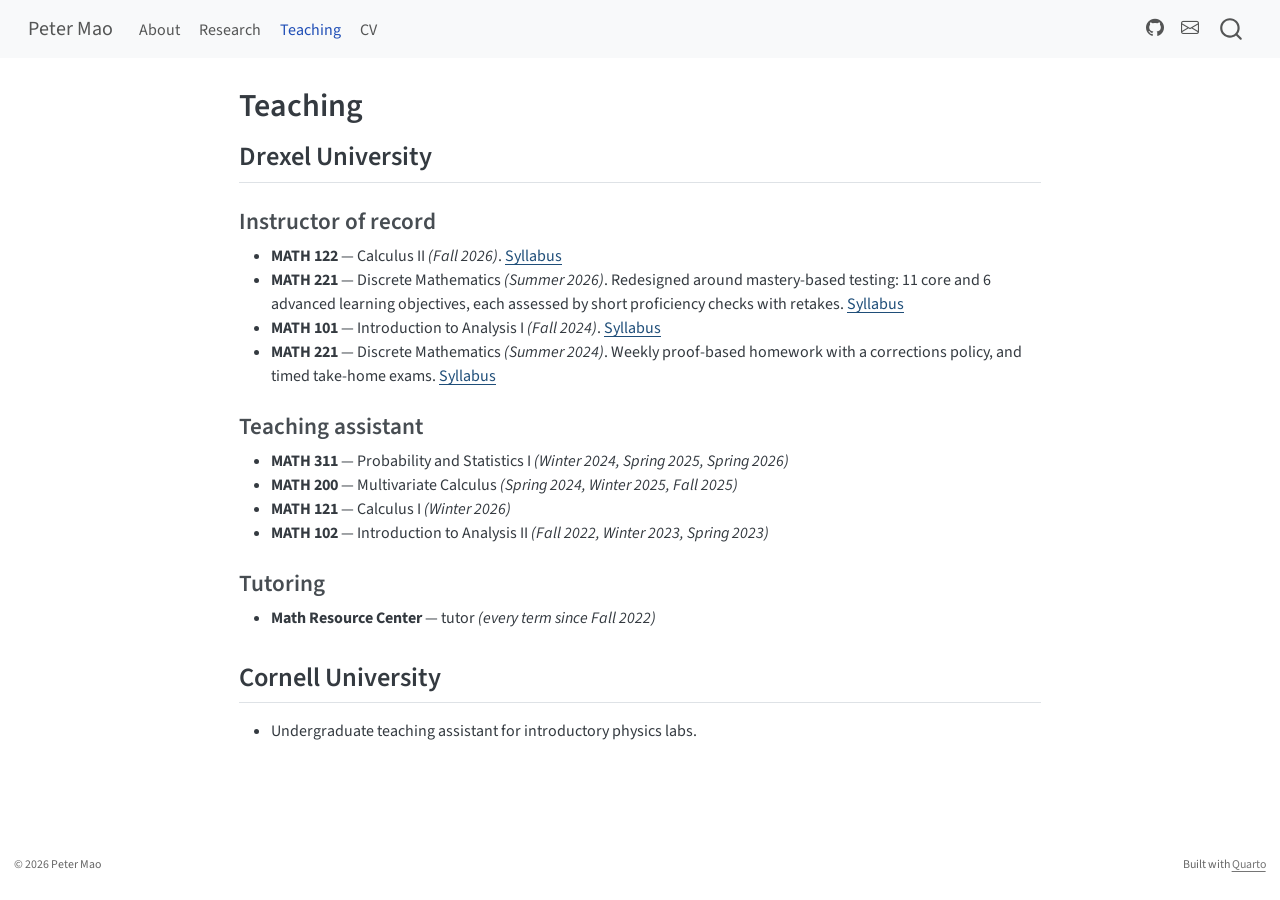
<file: teaching.html>
<!DOCTYPE html>
<html xmlns="http://www.w3.org/1999/xhtml" lang="en" xml:lang="en"><head>

<meta charset="utf-8">
<meta name="generator" content="quarto-1.11.9">

<meta name="viewport" content="width=device-width, initial-scale=1.0, user-scalable=yes">


<title>Teaching – Peter Mao</title>
<style>
/* Default styles provided by pandoc.
** See https://pandoc.org/MANUAL.html#variables-for-html for config info.
*/
span.smallcaps{font-variant: small-caps;}
div.columns{display: flex; gap: 1.5em;}
div.column{flex: auto;}
@media screen {
div.columns{gap: min(4vw, 1.5em);}
div.column{overflow-x: auto;}
}
div.hanging-indent{margin-left: 1.5em; text-indent: -1.5em;}
ul.task-list{list-style: none;}
ul.task-list li input[type="checkbox"] {
  width: 0.8em;
  margin: 0 0.8em 0.2em -1em; /* quarto-specific, see https://github.com/quarto-dev/quarto-cli/issues/4556 */ 
  vertical-align: middle;
}
</style>


<script src="site_libs/quarto-nav/quarto-nav.js"></script>
<script src="site_libs/quarto-nav/headroom.min.js"></script>
<script src="site_libs/clipboard/clipboard.min.js"></script>
<script src="site_libs/quarto-search/autocomplete.umd.js"></script>
<script src="site_libs/quarto-search/fuse.min.js"></script>
<script src="site_libs/quarto-search/quarto-search.js"></script>
<meta name="quarto:offset" content="./">
<script src="site_libs/quarto-html/quarto.js" type="module"></script>
<script src="site_libs/quarto-html/tabsets/tabsets.js" type="module"></script>
<script src="site_libs/quarto-html/scrollable-regions/scrollable-regions.js" type="module"></script>
<script src="site_libs/quarto-html/popper.min.js"></script>
<script src="site_libs/quarto-html/tippy.umd.min.js"></script>
<script src="site_libs/quarto-html/anchor.min.js"></script>
<link href="site_libs/quarto-html/tippy.css" rel="stylesheet">
<link href="site_libs/quarto-html/quarto-syntax-highlighting-63b5708e65d6cd79cd7618c58d0c21e7.css" rel="stylesheet" id="quarto-text-highlighting-styles">
<script src="site_libs/bootstrap/bootstrap.min.js"></script>
<link href="site_libs/bootstrap/bootstrap-icons.css" rel="stylesheet">
<link href="site_libs/bootstrap/bootstrap-13f93991ce54abe2bc059e67b2bcf8be.min.css" rel="stylesheet" append-hash="true" id="quarto-bootstrap" data-mode="light">
<script id="quarto-search-options" type="application/json">{
  "location": "navbar",
  "copy-button": false,
  "collapse-after": 3,
  "panel-placement": "end",
  "type": "overlay",
  "limit": 50,
  "keyboard-shortcut": [
    "f",
    "/",
    "s"
  ],
  "show-item-context": false,
  "language": {
    "search-no-results-text": "No results",
    "search-matching-documents-text": "matching documents",
    "search-copy-link-title": "Copy link to search",
    "search-hide-matches-text": "Hide additional matches",
    "search-more-match-text": "more match in this document",
    "search-more-matches-text": "more matches in this document",
    "search-clear-button-title": "Clear",
    "search-text-placeholder": "",
    "search-detached-cancel-button-title": "Cancel",
    "search-submit-button-title": "Submit",
    "search-label": "Search"
  }
}</script>


<link rel="stylesheet" href="styles.css">
</head>

<body class="nav-fixed fullcontent quarto-light"><a id="quarto-skip-link" class="visually-hidden-focusable" href="#quarto-document-content">Skip to main content</a>

<div id="quarto-search-results"></div>
  <header id="quarto-header" class="headroom fixed-top">
    <nav class="navbar navbar-expand-lg " data-bs-theme="dark" aria-label="Site">
      <div class="navbar-container container-fluid">
      <div class="navbar-brand-container mx-auto">
    <a class="navbar-brand" href="./index.html">
    <span class="navbar-title">Peter Mao</span>
    </a>
  </div>
          <button class="navbar-toggler" type="button" data-bs-toggle="collapse" data-bs-target="#navbarCollapse" aria-controls="navbarCollapse" aria-expanded="false" aria-label="Toggle navigation" onclick="if (window.quartoToggleHeadroom) { window.quartoToggleHeadroom(); }">
  <span class="navbar-toggler-icon"></span>
</button>
          <div class="collapse navbar-collapse" id="navbarCollapse">
            <ul class="navbar-nav navbar-nav-scroll me-auto">
  <li class="nav-item">
    <a class="nav-link" href="./index.html"> 
<span class="menu-text">About</span></a>
  </li>  
  <li class="nav-item">
    <a class="nav-link" href="./research.html"> 
<span class="menu-text">Research</span></a>
  </li>  
  <li class="nav-item">
    <a class="nav-link active" href="./teaching.html" aria-current="page"> 
<span class="menu-text">Teaching</span></a>
  </li>  
  <li class="nav-item">
    <a class="nav-link" href="./cv.html"> 
<span class="menu-text">CV</span></a>
  </li>  
</ul>
            <ul class="navbar-nav navbar-nav-scroll ms-auto">
  <li class="nav-item compact">
    <a class="nav-link" href="https://github.com/MaoPeter"> <i class="bi bi-github" role="img" aria-label="GitHub">
</i> 
<span class="menu-text"></span></a>
  </li>  
  <li class="nav-item compact">
    <a class="nav-link" href="mailto:peter.mao@drexel.edu"> <i class="bi bi-envelope" role="img" aria-label="Email">
</i> 
<span class="menu-text"></span></a>
  </li>  
</ul>
          </div> <!-- /navcollapse -->
            <div class="quarto-navbar-tools">
</div>
            <div id="quarto-search" class="" title="Search"></div>
      </div> <!-- /container-fluid -->
    </nav>
</header>
<!-- content -->
<div id="quarto-content" class="quarto-container page-columns page-rows-contents page-layout-article page-navbar">
<!-- sidebar -->
<!-- margin-sidebar -->
    
<!-- main -->
<main class="content" id="quarto-document-content" tabindex="-1">

<header id="title-block-header" class="quarto-title-block default">
<div class="quarto-title">
<h1 class="title">Teaching</h1>
</div>



<div class="quarto-title-meta">

    
  
    
  </div>
  


</header>


<section id="drexel-university" class="level2">
<h2 class="anchored" data-anchor-id="drexel-university">Drexel University</h2>
<section id="instructor-of-record" class="level3">
<h3 class="anchored" data-anchor-id="instructor-of-record">Instructor of record</h3>
<ul>
<li><strong>MATH 122</strong> — Calculus II <em>(Fall 2026)</em>. <a href="syllabi/math122-fall2026.pdf">Syllabus</a></li>
<li><strong>MATH 221</strong> — Discrete Mathematics <em>(Summer 2026)</em>. Redesigned around mastery-based testing: 11 core and 6 advanced learning objectives, each assessed by short proficiency checks with retakes. <a href="syllabi/math221-summer2026.pdf">Syllabus</a></li>
<li><strong>MATH 101</strong> — Introduction to Analysis I <em>(Fall 2024)</em>. <a href="syllabi/math101-fall2024.pdf">Syllabus</a></li>
<li><strong>MATH 221</strong> — Discrete Mathematics <em>(Summer 2024)</em>. Weekly proof-based homework with a corrections policy, and timed take-home exams. <a href="syllabi/math221-summer2024.pdf">Syllabus</a></li>
</ul>
</section>
<section id="teaching-assistant" class="level3">
<h3 class="anchored" data-anchor-id="teaching-assistant">Teaching assistant</h3>
<ul>
<li><strong>MATH 311</strong> — Probability and Statistics I <em>(Winter 2024, Spring 2025, Spring 2026)</em></li>
<li><strong>MATH 200</strong> — Multivariate Calculus <em>(Spring 2024, Winter 2025, Fall 2025)</em></li>
<li><strong>MATH 121</strong> — Calculus I <em>(Winter 2026)</em></li>
<li><strong>MATH 102</strong> — Introduction to Analysis II <em>(Fall 2022, Winter 2023, Spring 2023)</em></li>
</ul>
</section>
<section id="tutoring" class="level3">
<h3 class="anchored" data-anchor-id="tutoring">Tutoring</h3>
<ul>
<li><strong>Math Resource Center</strong> — tutor <em>(every term since Fall 2022)</em></li>
</ul>
</section>
</section>
<section id="cornell-university" class="level2">
<h2 class="anchored" data-anchor-id="cornell-university">Cornell University</h2>
<ul>
<li>Undergraduate teaching assistant for introductory physics labs.</li>
</ul>


</section>

</main> <!-- /main -->
<script id="quarto-html-after-body" type="application/javascript">
  window.document.addEventListener("DOMContentLoaded", function (event) {
    const icon = "";
    const anchorJS = new window.AnchorJS();
    anchorJS.options = {
      placement: 'right',
      icon: icon
    };
    anchorJS.add('.anchored');
    const isCodeAnnotation = (el) => {
      for (const clz of el.classList) {
        if (clz.startsWith('code-annotation-')) {                     
          return true;
        }
      }
      return false;
    }
    const onCopySuccess = function(e) {
      // button target
      const button = e.trigger;
      // don't keep focus
      button.blur();
      // flash "checked"
      button.classList.add('code-copy-button-checked');
      var currentTitle = button.getAttribute("title");
      button.setAttribute("title", "Copied!");
      let tooltip;
      if (window.bootstrap) {
        button.setAttribute("data-bs-toggle", "tooltip");
        button.setAttribute("data-bs-placement", "left");
        button.setAttribute("data-bs-title", "Copied!");
        tooltip = new bootstrap.Tooltip(button, 
          { trigger: "manual", 
            customClass: "code-copy-button-tooltip",
            offset: [0, -8]});
        tooltip.show();    
      }
      setTimeout(function() {
        if (tooltip) {
          tooltip.hide();
          button.removeAttribute("data-bs-title");
          button.removeAttribute("data-bs-toggle");
          button.removeAttribute("data-bs-placement");
        }
        button.setAttribute("title", currentTitle);
        button.classList.remove('code-copy-button-checked');
      }, 1000);
      // clear code selection
      e.clearSelection();
    }
    const getTextToCopy = function(trigger) {
      const outerScaffold = trigger.parentElement.cloneNode(true);
      const codeEl = outerScaffold.querySelector('code');
      for (const childEl of codeEl.children) {
        if (isCodeAnnotation(childEl)) {
          childEl.remove();
        }
      }
      return codeEl.innerText;
    }
    const clipboard = new window.ClipboardJS('.code-copy-button:not([data-in-quarto-modal])', {
      text: getTextToCopy
    });
    clipboard.on('success', onCopySuccess);
    if (window.document.getElementById('quarto-embedded-source-code-modal')) {
      const clipboardModal = new window.ClipboardJS('.code-copy-button[data-in-quarto-modal]', {
        text: getTextToCopy,
        container: window.document.getElementById('quarto-embedded-source-code-modal')
      });
      clipboardModal.on('success', onCopySuccess);
    }
      var localhostRegex = new RegExp(/^(?:http|https):\/\/localhost\:?[0-9]*\//);
      var mailtoRegex = new RegExp(/^mailto:/);
        var filterRegex = new RegExp("https:\/\/maopeter\.github\.io");
      var isInternal = (href) => {
          return filterRegex.test(href) || localhostRegex.test(href) || mailtoRegex.test(href);
      }
      // Inspect non-navigation links and adorn them if external
      window.quartoDecorateExternalLinks = function (root) {
     var links = (root || window.document).querySelectorAll('a[href]:not(.nav-link):not(.navbar-brand):not(.toc-action):not(.sidebar-link):not(.sidebar-item-toggle):not(.pagination-link):not(.no-external):not([aria-hidden]):not(.dropdown-item):not(.quarto-navigation-tool):not(.about-link)');
      for (var i=0; i<links.length; i++) {
        const link = links[i];
        if (!isInternal(link.href)) {
          // undo the damage that might have been done by quarto-nav.js in the case of
          // links that we want to consider external
          if (link.dataset.originalHref !== undefined) {
            link.href = link.dataset.originalHref;
          }
          if (!link.classList.contains('no-external-icon')) {
          }
        }
      }
      };
      window.quartoDecorateExternalLinks(window.document);
    // Esc closes the popup (WCAG 1.4.13) and focus leaving both trigger and
    // popup closes it (WCAG 2.4.11); tippy handles neither for interactive popups.
    const hideOnEscAndFocusOut = {
      name: 'hideOnEscAndFocusOut',
      defaultValue: true,
      fn(instance) {
        const dismiss = () => {
          // A show scheduled by the trigger delay would otherwise reopen it
          instance.clearDelayTimeouts();
          instance.hide();
        };
        const onKeyDown = (event) => {
          if (event.key !== 'Escape') {
            return;
          }
          // Keep Esc from also reaching page handlers (e.g. reveal.js overview),
          // except an open reveal.js slide menu, which Esc should close too.
          // The menu handles keys only when its keyboard option is on.
          const menuHandlesEsc = window.Reveal?.getPlugin?.('menu')?.isOpen() &&
            window.Reveal.getConfig().menu?.keyboard !== false;
          if (!menuHandlesEsc) {
            event.stopPropagation();
          }
          if (instance.popper.contains(window.document.activeElement)) {
            // Disabled while refocusing so the focus trigger does not reopen it
            instance.disable();
            instance.reference.focus();
            instance.enable();
          }
          dismiss();
        };
        const onFocusOut = (event) => {
          const target = event.relatedTarget;
          if (target && !instance.reference.contains(target) &&
              !instance.popper.contains(target)) {
            dismiss();
          }
        };
        // On the trigger too: a click trigger (code-annotations: select) has no
        // blur handling. Attached for the instance's lifetime so leaving the
        // trigger also cancels a show still pending on the trigger delay.
        instance.reference.addEventListener('focusout', onFocusOut);
        return {
          onShow() {
            window.document.addEventListener('keydown', onKeyDown, true);
            instance.popper.addEventListener('focusout', onFocusOut);
          },
          onHide() {
            window.document.removeEventListener('keydown', onKeyDown, true);
            instance.popper.removeEventListener('focusout', onFocusOut);
          },
          onDestroy() {
            instance.reference.removeEventListener('focusout', onFocusOut);
          },
        };
      },
    };
    function tippyHover(el, contentFn, onTriggerFn, onUntriggerFn) {
      const config = {
        allowHTML: true,
        maxWidth: 500,
        delay: 100,
        arrow: false,
        appendTo: function(el) {
            return el.parentElement;
        },
        interactive: true,
        interactiveBorder: 10,
        theme: 'quarto',
        placement: 'bottom-start',
        plugins: [hideOnEscAndFocusOut],
      };
      if (contentFn) {
        config.content = contentFn;
      }
      if (onTriggerFn) {
        config.onTrigger = onTriggerFn;
      }
      if (onUntriggerFn) {
        config.onUntrigger = onUntriggerFn;
      }
      window.tippy(el, config); 
    }
    const noterefs = window.document.querySelectorAll('a[role="doc-noteref"]');
    for (var i=0; i<noterefs.length; i++) {
      const ref = noterefs[i];
      tippyHover(ref, function() {
        // use id or data attribute instead here
        let href = ref.getAttribute('data-footnote-href') || ref.getAttribute('href');
        try { href = new URL(href).hash; } catch {}
        const id = href.replace(/^#\/?/, "");
        const note = window.document.getElementById(id);
        if (note) {
          return note.innerHTML;
        } else {
          return "";
        }
      });
    }
    const xrefs = window.document.querySelectorAll('a.quarto-xref');
    const processXRef = (id, note) => {
      // Strip column container classes
      const stripColumnClz = (el) => {
        el.classList.remove("page-full", "page-columns");
        if (el.children) {
          for (const child of el.children) {
            stripColumnClz(child);
          }
        }
      }
      stripColumnClz(note)
      if (id === null || id.startsWith('sec-')) {
        // Special case sections, only their first couple elements
        const container = document.createElement("div");
        if (note.children && note.children.length > 2) {
          container.appendChild(note.children[0].cloneNode(true));
          for (let i = 1; i < note.children.length; i++) {
            const child = note.children[i];
            if (child.tagName === "P" && child.innerText === "") {
              continue;
            } else {
              container.appendChild(child.cloneNode(true));
              break;
            }
          }
          if (window.Quarto?.typesetMath) {
            window.Quarto.typesetMath(container);
          }
          return container.innerHTML
        } else {
          if (window.Quarto?.typesetMath) {
            window.Quarto.typesetMath(note);
          }
          return note.innerHTML;
        }
      } else {
        // Remove any anchor links if they are present
        const anchorLink = note.querySelector('a.anchorjs-link');
        if (anchorLink) {
          anchorLink.remove();
        }
        if (window.Quarto?.typesetMath) {
          window.Quarto.typesetMath(note);
        }
        if (note.classList.contains("callout")) {
          return note.outerHTML;
        } else {
          return note.innerHTML;
        }
      }
    }
    for (var i=0; i<xrefs.length; i++) {
      const xref = xrefs[i];
      tippyHover(xref, undefined, function(instance) {
        instance.disable();
        let url = xref.getAttribute('href');
        let hash = undefined; 
        if (url.startsWith('#')) {
          hash = url;
        } else {
          try { hash = new URL(url).hash; } catch {}
        }
        if (hash) {
          const id = hash.replace(/^#\/?/, "");
          const note = window.document.getElementById(id);
          if (note !== null) {
            try {
              const html = processXRef(id, note.cloneNode(true));
              instance.setContent(html);
            } finally {
              instance.enable();
              instance.show();
            }
          } else {
            // See if we can fetch this
            fetch(url.split('#')[0])
            .then(res => res.text())
            .then(html => {
              const parser = new DOMParser();
              const htmlDoc = parser.parseFromString(html, "text/html");
              const note = htmlDoc.getElementById(id);
              if (note !== null) {
                const html = processXRef(id, note);
                instance.setContent(html);
              } 
            }).finally(() => {
              instance.enable();
              instance.show();
            });
          }
        } else {
          // See if we can fetch a full url (with no hash to target)
          // This is a special case and we should probably do some content thinning / targeting
          fetch(url)
          .then(res => res.text())
          .then(html => {
            const parser = new DOMParser();
            const htmlDoc = parser.parseFromString(html, "text/html");
            const note = htmlDoc.querySelector('main.content');
            if (note !== null) {
              // This should only happen for chapter cross references
              // (since there is no id in the URL)
              // remove the first header
              if (note.children.length > 0 && note.children[0].tagName === "HEADER") {
                note.children[0].remove();
              }
              const html = processXRef(null, note);
              instance.setContent(html);
            } 
          }).finally(() => {
            instance.enable();
            instance.show();
          });
        }
      }, function(instance) {
      });
    }
        let selectedAnnoteEl;
        const selectorForAnnotation = ( cell, annotation) => {
          let cellAttr = 'data-code-cell="' + cell + '"';
          let lineAttr = 'data-code-annotation="' +  annotation + '"';
          const selector = 'span[' + cellAttr + '][' + lineAttr + ']';
          return selector;
        }
        const selectCodeLines = (annoteEl) => {
          const doc = window.document;
          const targetCell = annoteEl.getAttribute("data-target-cell");
          const targetAnnotation = annoteEl.getAttribute("data-target-annotation");
          const annoteSpan = window.document.querySelector(selectorForAnnotation(targetCell, targetAnnotation));
          const lines = annoteSpan.getAttribute("data-code-lines").split(",");
          const lineIds = lines.map((line) => {
            return targetCell + "-" + line;
          })
          // Each band is positioned against its own containing block, which is
          // not the offsetParent of the lines, so place it from client rects.
          const placeBand = (band, firstEl, lastEl, codeBlock) => {
            const container = band.offsetParent;
            if (container === null) {
              return;
            }
            const containerRect = container.getBoundingClientRect();
            // Reveal.js scales slides with a transform, so convert client
            // pixels back to the CSS pixels of the container.
            const scale = containerRect.height / container.offsetHeight || 1;
            const firstRect = firstEl.getBoundingClientRect();
            const lastRect = lastEl.getBoundingClientRect();
            const top = (firstRect.top - containerRect.top) / scale - container.clientTop + container.scrollTop;
            const height = (lastRect.bottom - firstRect.top) / scale;
            band.style.top = top - 2 + "px";
            band.style.height = height + 4 + "px";
            if (codeBlock) {
              // Without the copy button wrapper, the containing block is wider
              // than the code block, so span the code block explicitly.
              const blockRect = codeBlock.getBoundingClientRect();
              band.style.left = (blockRect.left - containerRect.left) / scale - container.clientLeft + container.scrollLeft + "px";
              band.style.width = blockRect.width / scale + "px";
            }
          };
          if (lineIds.length > 0) {
            const el = window.document.getElementById(lineIds[0]);
            const lastEl = window.document.getElementById(lineIds[lineIds.length - 1]);
            const parent = el.parentElement.parentElement;
            // cook up a div (if necessary) and position it
            let div = window.document.getElementById("code-annotation-line-highlight");
            if (div === null) {
              div = window.document.createElement("div");
              div.setAttribute("id", "code-annotation-line-highlight");
              div.style.position = 'absolute';
              parent.appendChild(div);
            }
            placeBand(div, el, lastEl, parent.closest("div.sourceCode") || parent);
            let gutterDiv = window.document.getElementById("code-annotation-line-highlight-gutter");
            if (gutterDiv === null) {
              gutterDiv = window.document.createElement("div");
              gutterDiv.setAttribute("id", "code-annotation-line-highlight-gutter");
              gutterDiv.style.position = 'absolute';
              const codeCell = window.document.getElementById(targetCell);
              const gutter = codeCell.querySelector('.code-annotation-gutter');
              gutter.appendChild(gutterDiv);
            }
            placeBand(gutterDiv, el, lastEl);
            selectedAnnoteEl = annoteEl;
          }
        };
        const unselectCodeLines = () => {
          const elementsIds = ["code-annotation-line-highlight", "code-annotation-line-highlight-gutter"];
          elementsIds.forEach((elId) => {
            const div = window.document.getElementById(elId);
            if (div) {
              div.remove();
            }
          });
          selectedAnnoteEl = undefined;
        };
          // Handle positioning of the toggle
      window.addEventListener(
        "resize",
        throttle(() => {
          elRect = undefined;
          if (selectedAnnoteEl) {
            selectCodeLines(selectedAnnoteEl);
          }
        }, 10)
      );
      function throttle(fn, ms) {
      let throttle = false;
      let timer;
        return (...args) => {
          if(!throttle) { // first call gets through
              fn.apply(this, args);
              throttle = true;
          } else { // all the others get throttled
              if(timer) clearTimeout(timer); // cancel #2
              timer = setTimeout(() => {
                fn.apply(this, args);
                timer = throttle = false;
              }, ms);
          }
        };
      }
        // Attach click handler to the DT
        const annoteDls = window.document.querySelectorAll('dt[data-target-cell]');
        for (const annoteDlNode of annoteDls) {
          annoteDlNode.addEventListener('click', (event) => {
            const clickedEl = event.target;
            if (clickedEl !== selectedAnnoteEl) {
              unselectCodeLines();
              const activeEl = window.document.querySelector('dt[data-target-cell].code-annotation-active');
              if (activeEl) {
                activeEl.classList.remove('code-annotation-active');
              }
              selectCodeLines(clickedEl);
              clickedEl.classList.add('code-annotation-active');
            } else {
              // Unselect the line
              unselectCodeLines();
              clickedEl.classList.remove('code-annotation-active');
            }
          });
        }
    const findCites = (el) => {
      const parentEl = el.parentElement;
      if (parentEl) {
        const cites = parentEl.dataset.cites;
        if (cites) {
          return {
            el,
            cites: cites.split(' ')
          };
        } else {
          return findCites(el.parentElement)
        }
      } else {
        return undefined;
      }
    };
    var bibliorefs = window.document.querySelectorAll('a[role="doc-biblioref"]');
    for (var i=0; i<bibliorefs.length; i++) {
      const ref = bibliorefs[i];
      const citeInfo = findCites(ref);
      if (citeInfo) {
        tippyHover(citeInfo.el, function() {
          var popup = window.document.createElement('div');
          citeInfo.cites.forEach(function(cite) {
            var citeDiv = window.document.createElement('div');
            citeDiv.classList.add('hanging-indent');
            citeDiv.classList.add('csl-entry');
            var biblioDiv = window.document.getElementById('ref-' + cite);
            if (biblioDiv) {
              citeDiv.innerHTML = biblioDiv.innerHTML;
            }
            popup.appendChild(citeDiv);
          });
          return popup.innerHTML;
        });
      }
    }
  });
  </script>
  <script type="application/javascript">
  window.quartoScrollableRegionsLabels = {"code":"Scrollable code","output":"Scrollable output"};
  </script>
</div> <!-- /content -->
<footer class="footer">
  <div class="nav-footer">
    <div class="nav-footer-left">
<p>© 2026 Peter Mao</p>
</div>   
    <div class="nav-footer-center">
      &nbsp;
    </div>
    <div class="nav-footer-right">
<p>Built with <a href="https://quarto.org">Quarto</a></p>
</div>
  </div>
</footer>




</body></html>
</file>
<file: site_libs/quarto-html/tippy.css>
.tippy-box[data-animation=fade][data-state=hidden]{opacity:0}[data-tippy-root]{max-width:calc(100vw - 10px)}.tippy-box{position:relative;background-color:#333;color:#fff;border-radius:4px;font-size:14px;line-height:1.4;white-space:normal;outline:0;transition-property:transform,visibility,opacity}.tippy-box[data-placement^=top]>.tippy-arrow{bottom:0}.tippy-box[data-placement^=top]>.tippy-arrow:before{bottom:-7px;left:0;border-width:8px 8px 0;border-top-color:initial;transform-origin:center top}.tippy-box[data-placement^=bottom]>.tippy-arrow{top:0}.tippy-box[data-placement^=bottom]>.tippy-arrow:before{top:-7px;left:0;border-width:0 8px 8px;border-bottom-color:initial;transform-origin:center bottom}.tippy-box[data-placement^=left]>.tippy-arrow{right:0}.tippy-box[data-placement^=left]>.tippy-arrow:before{border-width:8px 0 8px 8px;border-left-color:initial;right:-7px;transform-origin:center left}.tippy-box[data-placement^=right]>.tippy-arrow{left:0}.tippy-box[data-placement^=right]>.tippy-arrow:before{left:-7px;border-width:8px 8px 8px 0;border-right-color:initial;transform-origin:center right}.tippy-box[data-inertia][data-state=visible]{transition-timing-function:cubic-bezier(.54,1.5,.38,1.11)}.tippy-arrow{width:16px;height:16px;color:#333}.tippy-arrow:before{content:"";position:absolute;border-color:transparent;border-style:solid}.tippy-content{position:relative;padding:5px 9px;z-index:1}
</file>
<file: site_libs/quarto-html/quarto-syntax-highlighting-63b5708e65d6cd79cd7618c58d0c21e7.css>
/* quarto syntax highlight colors */
:root {
  --quarto-hl-ot-color: #003B4F;
  --quarto-hl-at-color: #657422;
  --quarto-hl-ss-color: #20794D;
  --quarto-hl-an-color: #5E5E5E;
  --quarto-hl-fu-color: #4758AB;
  --quarto-hl-st-color: #20794D;
  --quarto-hl-cf-color: #003B4F;
  --quarto-hl-op-color: #5E5E5E;
  --quarto-hl-er-color: #AD0000;
  --quarto-hl-bn-color: #AD0000;
  --quarto-hl-al-color: #AD0000;
  --quarto-hl-va-color: #111111;
  --quarto-hl-bu-color: inherit;
  --quarto-hl-ex-color: inherit;
  --quarto-hl-pp-color: #AD0000;
  --quarto-hl-in-color: #5E5E5E;
  --quarto-hl-vs-color: #20794D;
  --quarto-hl-wa-color: #5E5E5E;
  --quarto-hl-do-color: #5E5E5E;
  --quarto-hl-im-color: #00769E;
  --quarto-hl-ch-color: #20794D;
  --quarto-hl-dt-color: #AD0000;
  --quarto-hl-fl-color: #AD0000;
  --quarto-hl-co-color: #5E5E5E;
  --quarto-hl-cv-color: #5E5E5E;
  --quarto-hl-cn-color: #8f5902;
  --quarto-hl-sc-color: #5E5E5E;
  --quarto-hl-dv-color: #AD0000;
  --quarto-hl-kw-color: #003B4F;
}

/* other quarto variables */
:root {
  --quarto-font-monospace: SFMono-Regular, Menlo, Monaco, Consolas, "Liberation Mono", "Courier New", monospace;
}

/* syntax highlight based on Pandoc's rules */
pre > code.sourceCode > span {
  color: #003B4F;
}

code.sourceCode > span {
  color: #003B4F;
}

div.sourceCode,
div.sourceCode pre.sourceCode {
  color: #003B4F;
}

/* Normal */
code span {
  color: #003B4F;
}

/* Alert */
code span.al {
  color: #AD0000;
  font-style: inherit;
}

/* Annotation */
code span.an {
  color: #5E5E5E;
  font-style: inherit;
}

/* Attribute */
code span.at {
  color: #657422;
  font-style: inherit;
}

/* BaseN */
code span.bn {
  color: #AD0000;
  font-style: inherit;
}

/* BuiltIn */
code span.bu {
  font-style: inherit;
}

/* ControlFlow */
code span.cf {
  color: #003B4F;
  font-weight: bold;
  font-style: inherit;
}

/* Char */
code span.ch {
  color: #20794D;
  font-style: inherit;
}

/* Constant */
code span.cn {
  color: #8f5902;
  font-style: inherit;
}

/* Comment */
code span.co {
  color: #5E5E5E;
  font-style: inherit;
}

/* CommentVar */
code span.cv {
  color: #5E5E5E;
  font-style: italic;
}

/* Documentation */
code span.do {
  color: #5E5E5E;
  font-style: italic;
}

/* DataType */
code span.dt {
  color: #AD0000;
  font-style: inherit;
}

/* DecVal */
code span.dv {
  color: #AD0000;
  font-style: inherit;
}

/* Error */
code span.er {
  color: #AD0000;
  font-style: inherit;
}

/* Extension */
code span.ex {
  font-style: inherit;
}

/* Float */
code span.fl {
  color: #AD0000;
  font-style: inherit;
}

/* Function */
code span.fu {
  color: #4758AB;
  font-style: inherit;
}

/* Import */
code span.im {
  color: #00769E;
  font-style: inherit;
}

/* Information */
code span.in {
  color: #5E5E5E;
  font-style: inherit;
}

/* Keyword */
code span.kw {
  color: #003B4F;
  font-weight: bold;
  font-style: inherit;
}

/* Operator */
code span.op {
  color: #5E5E5E;
  font-style: inherit;
}

/* Other */
code span.ot {
  color: #003B4F;
  font-style: inherit;
}

/* Preprocessor */
code span.pp {
  color: #AD0000;
  font-style: inherit;
}

/* SpecialChar */
code span.sc {
  color: #5E5E5E;
  font-style: inherit;
}

/* SpecialString */
code span.ss {
  color: #20794D;
  font-style: inherit;
}

/* String */
code span.st {
  color: #20794D;
  font-style: inherit;
}

/* Variable */
code span.va {
  color: #111111;
  font-style: inherit;
}

/* VerbatimString */
code span.vs {
  color: #20794D;
  font-style: inherit;
}

/* Warning */
code span.wa {
  color: #5E5E5E;
  font-style: italic;
}

.prevent-inlining {
  content: "</";
}

/*# sourceMappingURL=054cc16b9e9817627be6994582d2ffb5.css.map */
</file>
<file: styles.css>
/* Tighten section spacing slightly and lean academic. */
h1, h2, h3 { font-weight: 600; }
h2 { margin-top: 2rem; }

/* Subtle list spacing in publication output. */
#refs > div { margin-bottom: 0.75rem; }

/* Slightly muted footer. */
.nav-footer { color: #666; font-size: 0.9rem; }
</file>
